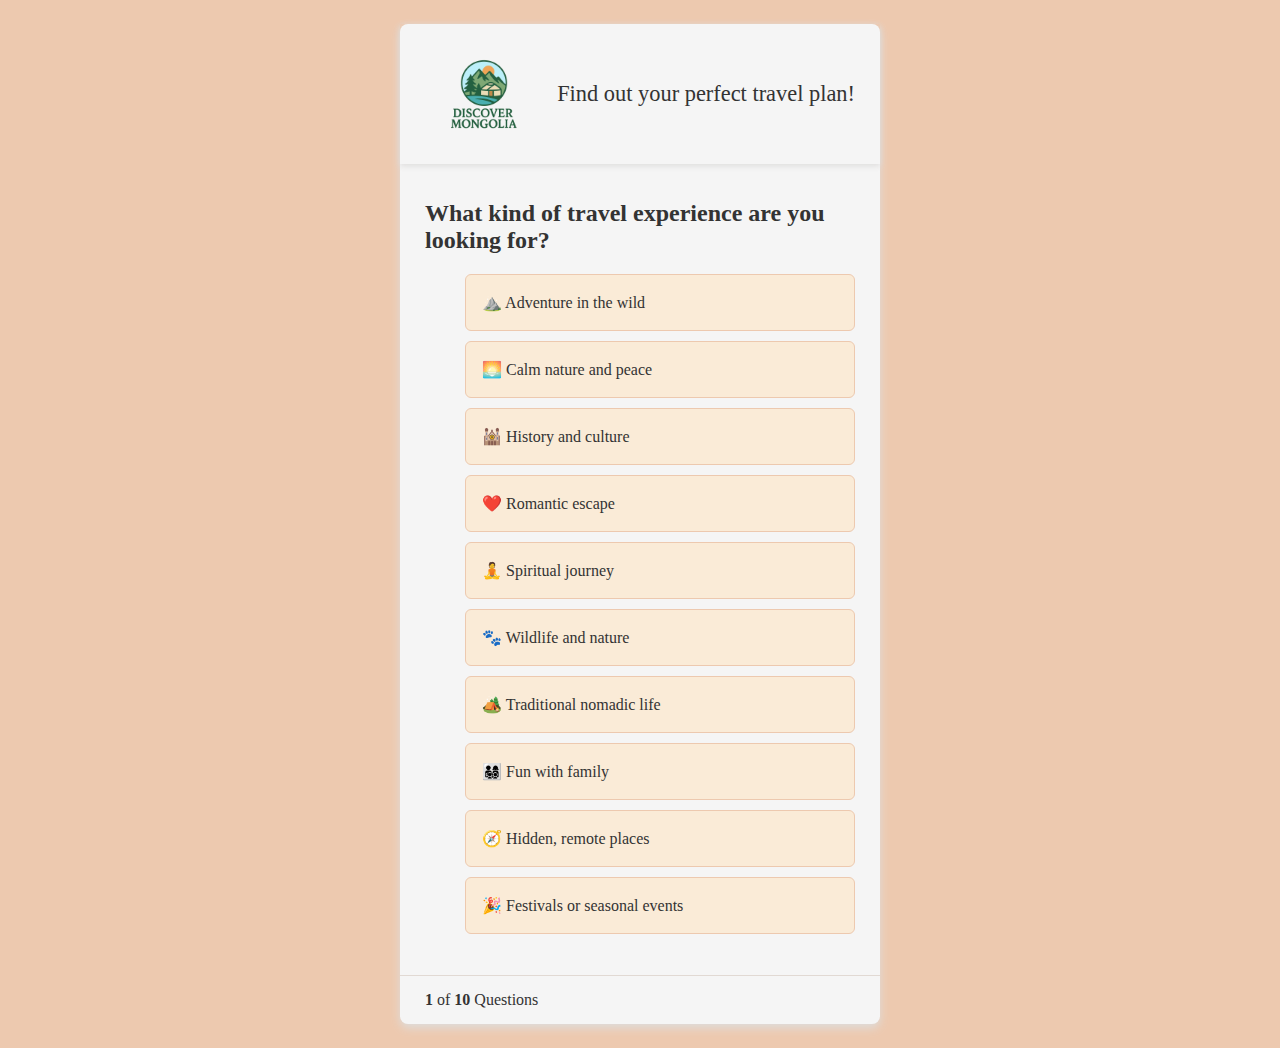
<file: quiz.html>
<!DOCTYPE html>
<html lang="en">

<head>
    <meta charset="UTF-8">
    <meta name="viewport" content="width=device-width, initial-scale=1.0">
    <title>Quick Quiz</title>
    <!-- Google Symbols -->
    <link rel="stylesheet"
        href="https://fonts.googleapis.com/css2?family=Material+Symbols+Rounded:opsz,wght,FILL,GRAD@24,400,0,0&icon_names=arrow_forward" />
    <link rel="stylesheet" href="assets/css/quiz.css">
</head>

<body>
    <div class="quiz-container">
        <header class="quiz-header">
            <img src="assets/images/logo.png" alt="Logo">
            <h2 class="quiz-title">Find out your perfect travel plan!</h2>
        </header>

        <div class="quiz-content">
            <h1 class="quistion-text"></h1>
            <ul class="answer-options"></ul>
        </div>

        <div class="quiz-footer">
            <p class="question-status"><strong>1</strong> of <strong>10</strong> Questions</p>

        </div>
    </div>

  <!-- Result Section -->
<div class="result-container-wrapper" style="display: none;">
  <div class="result-container">
    <img class="result-img" src="assets/images/result.png" alt="Result">
    <h2 class="result-title">Quiz Completed 🎉!</h2>
    <div class="itinerary-result" id="itinerary-container"></div>

    <button class="see-quiz-result">
      <a href="#">Click here to see your <strong>Travel Plan</strong></a>
    </button>
  </div>
</div>

    <script src="assets/js/quiz-questions.js"></script>
    <script src="assets/js/logic.js"></script>
</body>

</html>
</file>
<file: assets/css/quiz.css>
@import url('https://fonts.cdnfonts.com/css/poppins');
 @import url('https://fonts.cdnfonts.com/css/ubuntu');

 
 body {
     display: flex;
     padding: 1rem;
     align-items: center;
     justify-content: center;
     background-color: #EDC9AF;
     border-radius: 0.5rem;
     font-family: "ubuntu";
     color: #333;
 }


 .quiz-container {
     display: block;
     width: 480px;
     background: #f5f5f5;
     border-radius: 0.5rem;
     box-shadow: 0 4px 10px #dedddc;


 }

 .quiz-container .quiz-header {

     display: flex;
     align-items: center;
     padding: 14px 25px;
     justify-content: space-between;
     box-shadow: 0 2px 6px #dedddc;
 }

 .quiz-header .quiz-title {
     font-size: 1.4rem;
     font-weight: 400;
     text-align: left;

 }

 img {
     width: 6rem;
     height: auto;
     display: flex;
     padding: 0.5rem 0.7rem;
 }

 .quiz-content {
     padding: 20px 25px 25px;
 }

 .quiz-content .quistion-text {
     font-size: 1.5rem;
     font-weight: 600;
 }

 .quiz-content .answer-options {
     display: flex;
     gap: 10px;
     flex-direction: column;
     list-style: none;
     margin-top: 20px;
 }

 .quiz-content .answer-option {
     padding: 2px 16px;
     background-color: antiquewhite;
     border-radius: 6px;
     font-weight: 500;
     cursor: pointer;
     border: 1px solid #EDC9AF;
     transition: 0.3s ease;
 }

 .quiz-content .answer-option:hover {
     background-color: #37a466;
     color: #f5f5f5;
 }

 .quiz-container .quiz-footer {
     padding: 15px 25px;
     display: flex;
     align-items: center;
     justify-content: space-between;
     border-top: 1px solid #e1d9d3;
 }

 .quiz-footer .question-status {
     margin: 0;
     font-size: 1rem;
     font-weight: 400;
 }

 .quiz-footer .next-question-btn {
     color: #f5f5f5;
     border: none;
     cursor: pointer;
     font-weight: 500;
     background-color: #2E8B57;
     padding: 10px 17px;
     font-size: 1rem;
     border-radius: 6px;
     transition: background 0.3s ease;
     display: inline-flex;
     gap: 5px;
     align-items: center;
     margin-top: 0;
     /* remove top margin that breaks alignment */
 }

 .quiz-footer .next-question-btn:hover {
     background-color: #21633e;


 }
/*==================== Result container===============*/

 .result-container {
  display: flex;
  flex-direction: column;
  align-items: center;  
  justify-content: center;
  text-align: center;
  background: #f5f5f5;
  border-radius: 0.5rem;
  box-shadow: 0 4px 10px #dedddc;
  padding: 40px;
  width: 410px;
  margin: 0 auto;         
}
.see-quiz-result{
 border-radius: 6px;
 background-color: #FFA500;
 border: none;
 transition: 0.3s ease;
}
.see-quiz-result a {
  text-decoration: none;
  color: white;
  
  padding: 12px 20px;
  display: inline-block;
  font-weight: 500;
}


.see-quiz-result:hover {
  background-color: #e69500;
}
 .result-container .result-title{
    margin-top: 30px;
 }
 .result-container-wrapper {
  display: flex;
  justify-content: center;
  align-items: center;
  height: 100vh;
  background-color: #EDC9AF;
}

.itinerary-result {
  font-size: 0.95rem;
  margin-top: 20px;
  text-align: left;
}

.itinerary-result h3 {
  font-size: 1.2rem;
  margin-bottom: 10px;
  color: #2E8B57;
}

.itinerary-result ul {
  padding-left: 20px;
}
</file>
